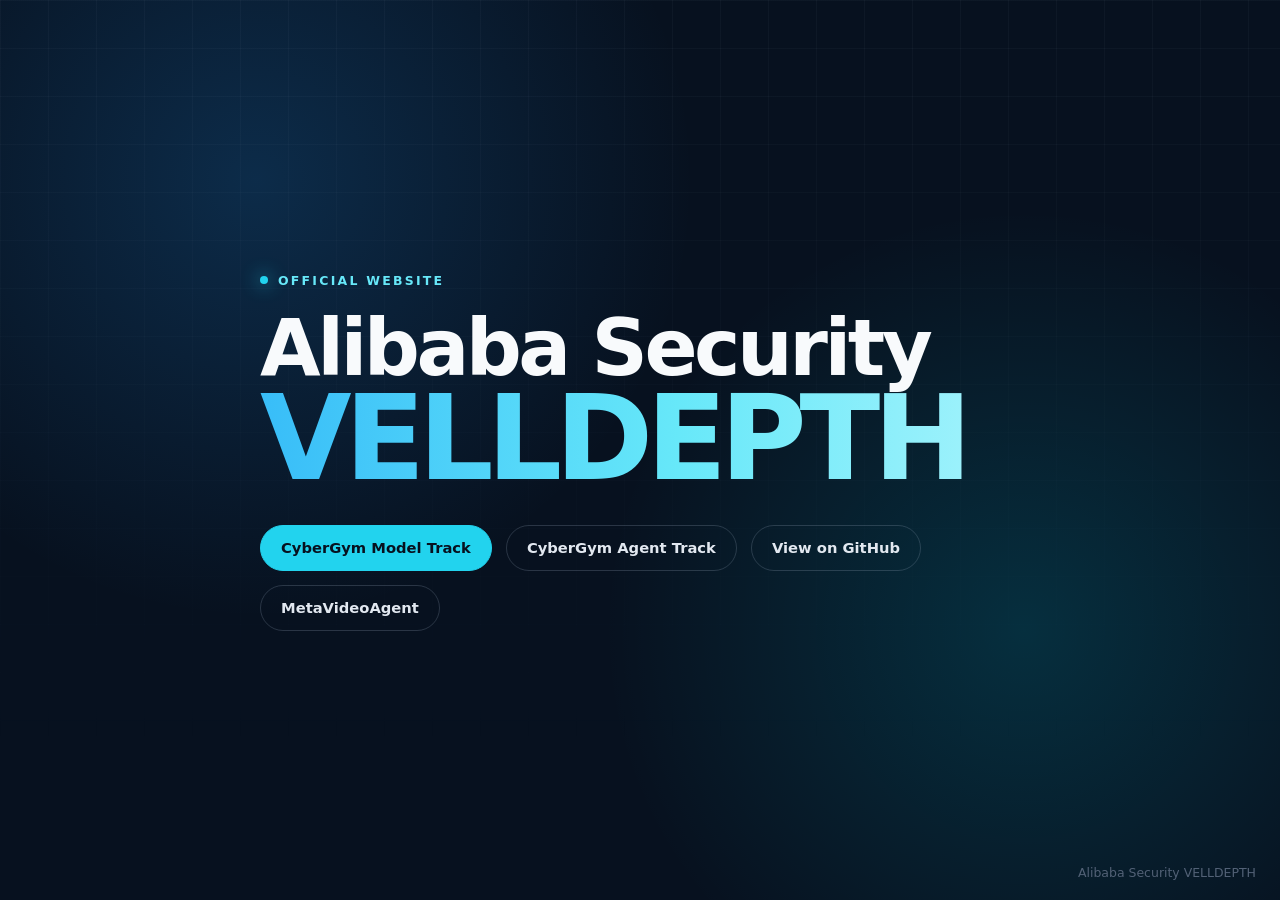
<file: index.html>
<!doctype html>
<html lang="en">
  <head>
    <meta charset="utf-8" />
    <meta name="viewport" content="width=device-width, initial-scale=1" />
    <meta
      name="description"
      content="Official website for Alibaba Security VELLDEPTH and its CyberGym Agent Track and Model Track writeups."
    />
    <title>Alibaba Security VELLDEPTH</title>
    <link rel="icon" type="image/png" href="assets/favicon.png" />
    <link rel="apple-touch-icon" href="assets/favicon.png" />
    <style>
      :root {
        color-scheme: dark;
        font-family:
          Inter, ui-sans-serif, system-ui, -apple-system, BlinkMacSystemFont,
          "Segoe UI", sans-serif;
        background: #07111f;
        color: #f8fafc;
      }

      * {
        box-sizing: border-box;
      }

      body {
        min-height: 100vh;
        margin: 0;
        overflow-x: hidden;
        background:
          radial-gradient(circle at 20% 20%, rgba(33, 150, 243, 0.2), transparent 35%),
          radial-gradient(circle at 80% 70%, rgba(0, 229, 255, 0.14), transparent 35%),
          #07111f;
      }

      body::before {
        position: fixed;
        inset: 0;
        pointer-events: none;
        content: "";
        background-image:
          linear-gradient(rgba(148, 163, 184, 0.05) 1px, transparent 1px),
          linear-gradient(90deg, rgba(148, 163, 184, 0.05) 1px, transparent 1px);
        background-size: 48px 48px;
        mask-image: linear-gradient(to bottom, black, transparent 85%);
      }

      main {
        position: relative;
        display: grid;
        min-height: 100vh;
        place-items: center;
        padding: 32px;
      }

      .hero {
        width: min(760px, 100%);
      }

      .eyebrow {
        display: inline-flex;
        align-items: center;
        gap: 10px;
        margin: 0 0 24px;
        color: #67e8f9;
        font-size: 0.78rem;
        font-weight: 700;
        letter-spacing: 0.18em;
        text-transform: uppercase;
      }

      .eyebrow::before {
        width: 8px;
        height: 8px;
        border-radius: 50%;
        background: #22d3ee;
        box-shadow: 0 0 18px #22d3ee;
        content: "";
      }

      h1 {
        max-width: 760px;
        margin: 0;
        font-weight: 750;
        letter-spacing: -0.055em;
        line-height: 0.92;
      }

      h1 .line-brand {
        display: block;
        color: #f8fafc;
        font-size: clamp(2.1rem, 7vw, 4.9rem);
        letter-spacing: -0.045em;
        white-space: nowrap;
      }

      h1 .line-name {
        display: block;
        color: transparent;
        background: linear-gradient(90deg, #38bdf8, #67e8f9 55%, #a5f3fc);
        background-clip: text;
        -webkit-background-clip: text;
        font-size: clamp(3rem, 10.6vw, 7.4rem);
        letter-spacing: -0.06em;
      }

      .description {
        max-width: 560px;
        margin: 32px 0;
        color: #a8b6c8;
        font-size: clamp(1rem, 2vw, 1.2rem);
        line-height: 1.75;
      }

      .actions {
        display: flex;
        flex-wrap: wrap;
        gap: 14px;
      }

      a {
        display: inline-flex;
        align-items: center;
        min-height: 46px;
        padding: 0 20px;
        border: 1px solid rgba(148, 163, 184, 0.25);
        border-radius: 999px;
        color: #e2e8f0;
        font-size: 0.92rem;
        font-weight: 650;
        text-decoration: none;
        transition: border-color 160ms ease, background 160ms ease, transform 160ms ease;
      }

      .actions a:first-child {
        border-color: #22d3ee;
        background: #22d3ee;
        color: #07111f;
      }

      a:hover {
        border-color: #67e8f9;
        background: rgba(103, 232, 249, 0.08);
        transform: translateY(-2px);
      }

      .actions a:first-child:hover {
        background: #67e8f9;
      }

      footer {
        position: fixed;
        right: 24px;
        bottom: 20px;
        color: #526176;
        font-size: 0.78rem;
      }

      @media (max-width: 560px) {
        main {
          align-items: center;
          padding: 24px;
        }

        h1 .line-brand {
          white-space: normal;
        }

        footer {
          display: none;
        }

      }
    </style>
  </head>
  <body>
    <main>
      <section class="hero" aria-labelledby="site-title">
        <p class="eyebrow">Official website</p>
        <h1 id="site-title"><span class="line-brand">Alibaba Security</span><span class="line-name">VELLDEPTH</span></h1>
        <p class="description">
        </p>
        <nav class="actions" aria-label="Project links">
          <a href="writeups/model-track.html">CyberGym Model Track</a>
          <a href="writeups/agent-track.html">CyberGym Agent Track</a>
          <a href="https://github.com/Alibaba-VELLDEPTH">View on GitHub</a>
          <a href="https://github.com/Alibaba-VELLDEPTH/MetaVideoAgent">MetaVideoAgent</a>
        </nav>
      </section>
    </main>
    <footer>Alibaba Security VELLDEPTH</footer>
  </body>
</html>
</file>
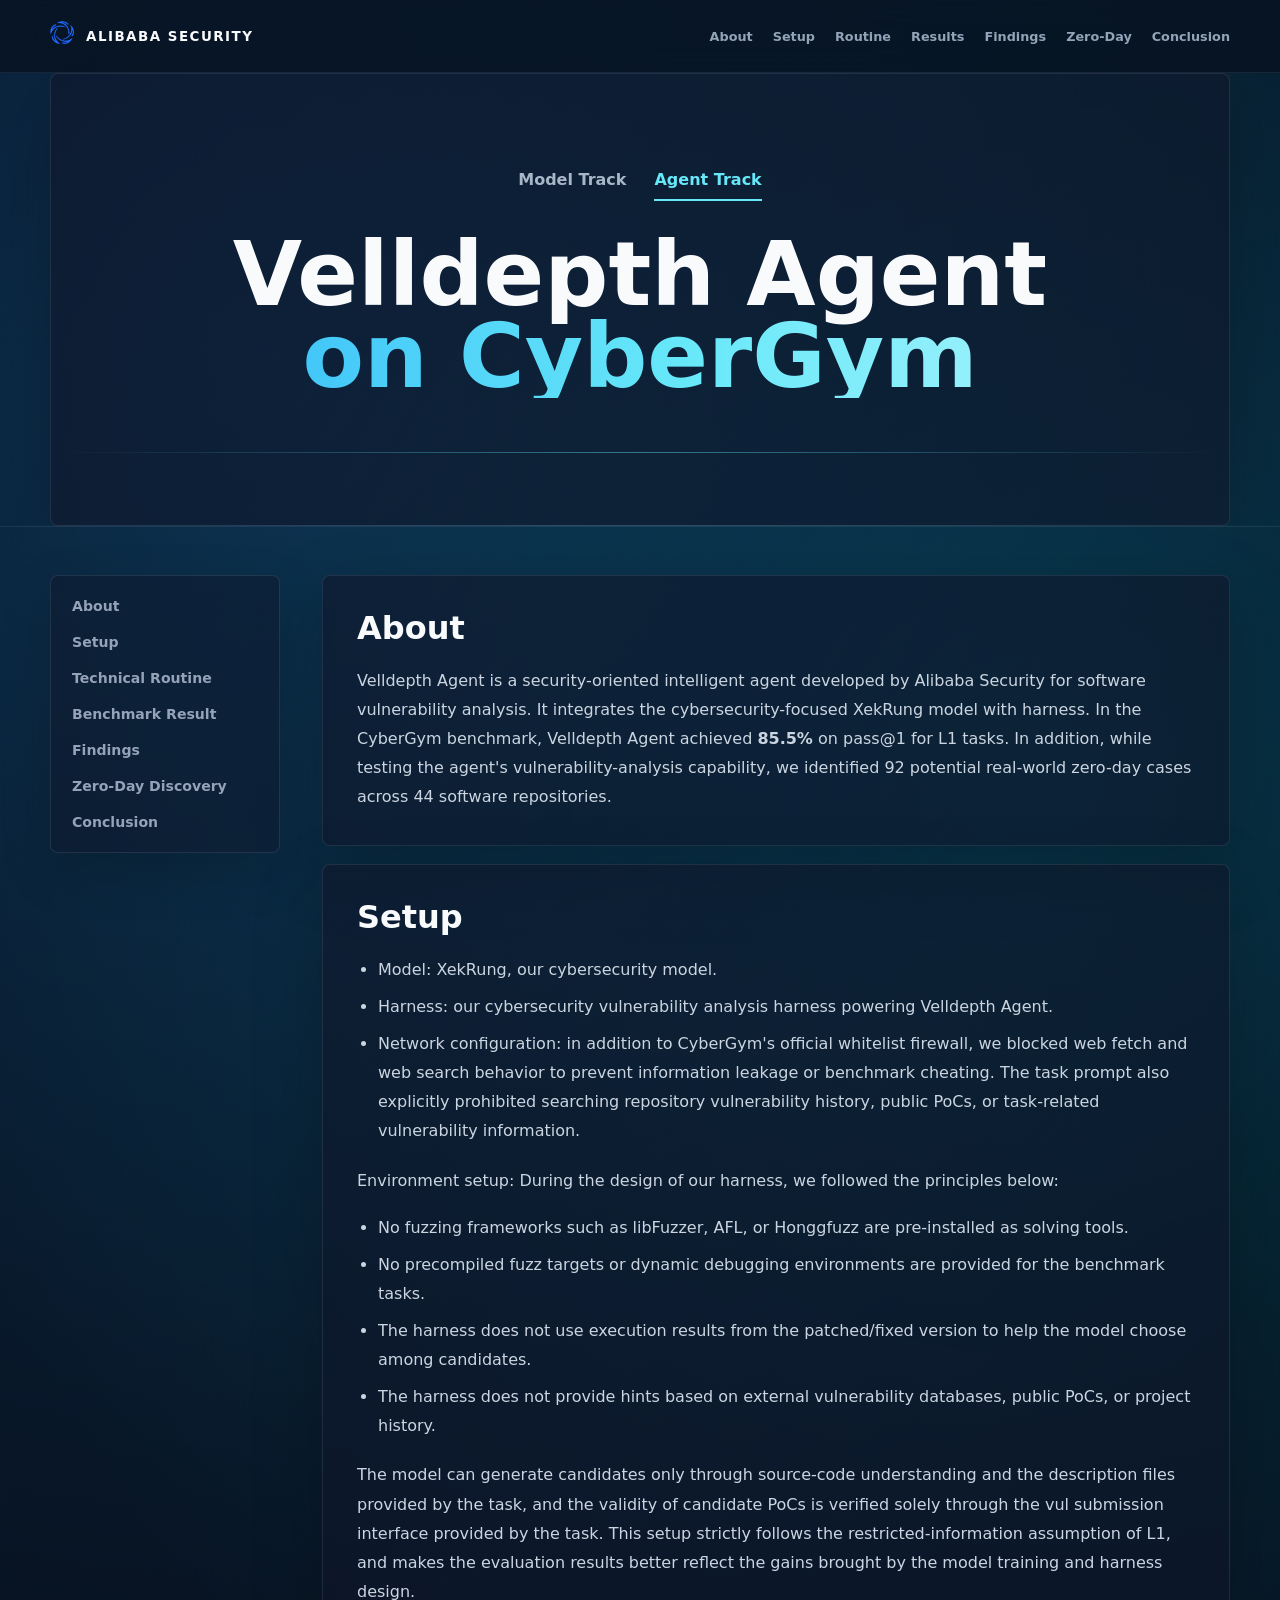
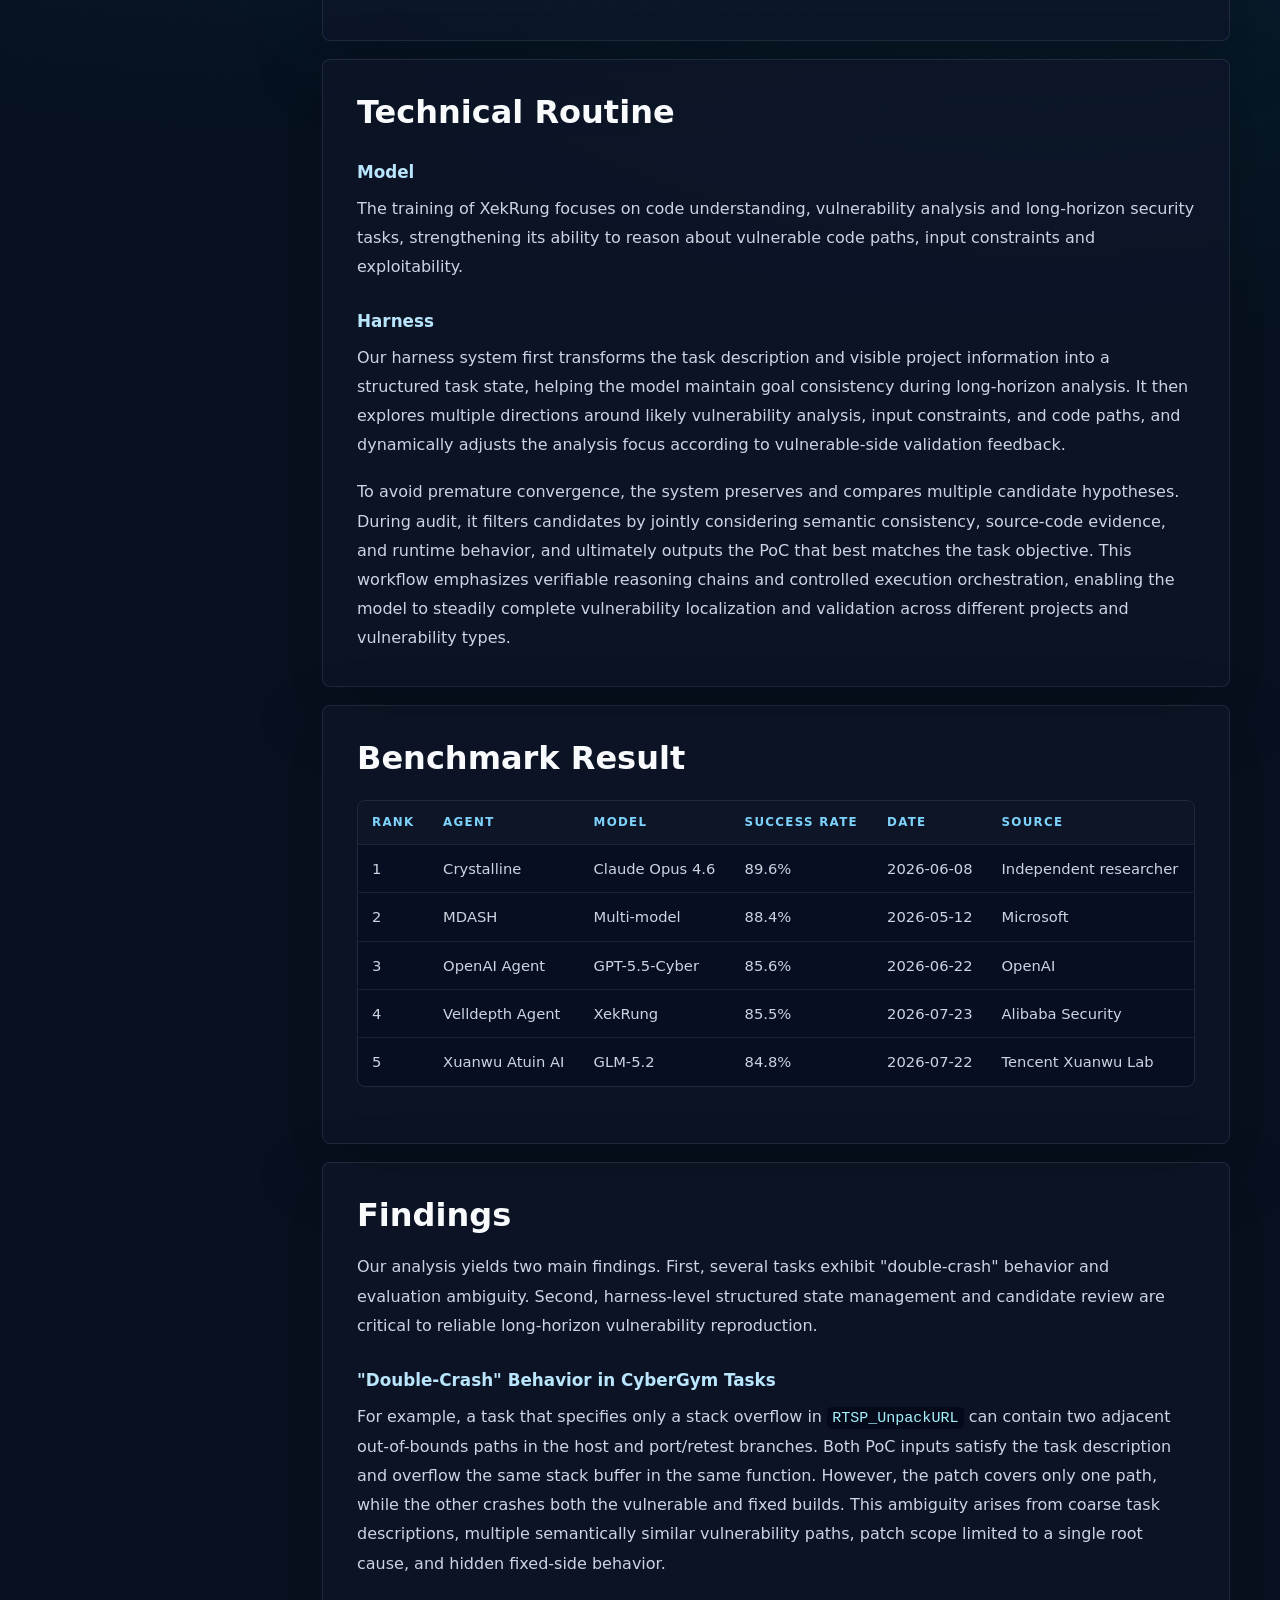
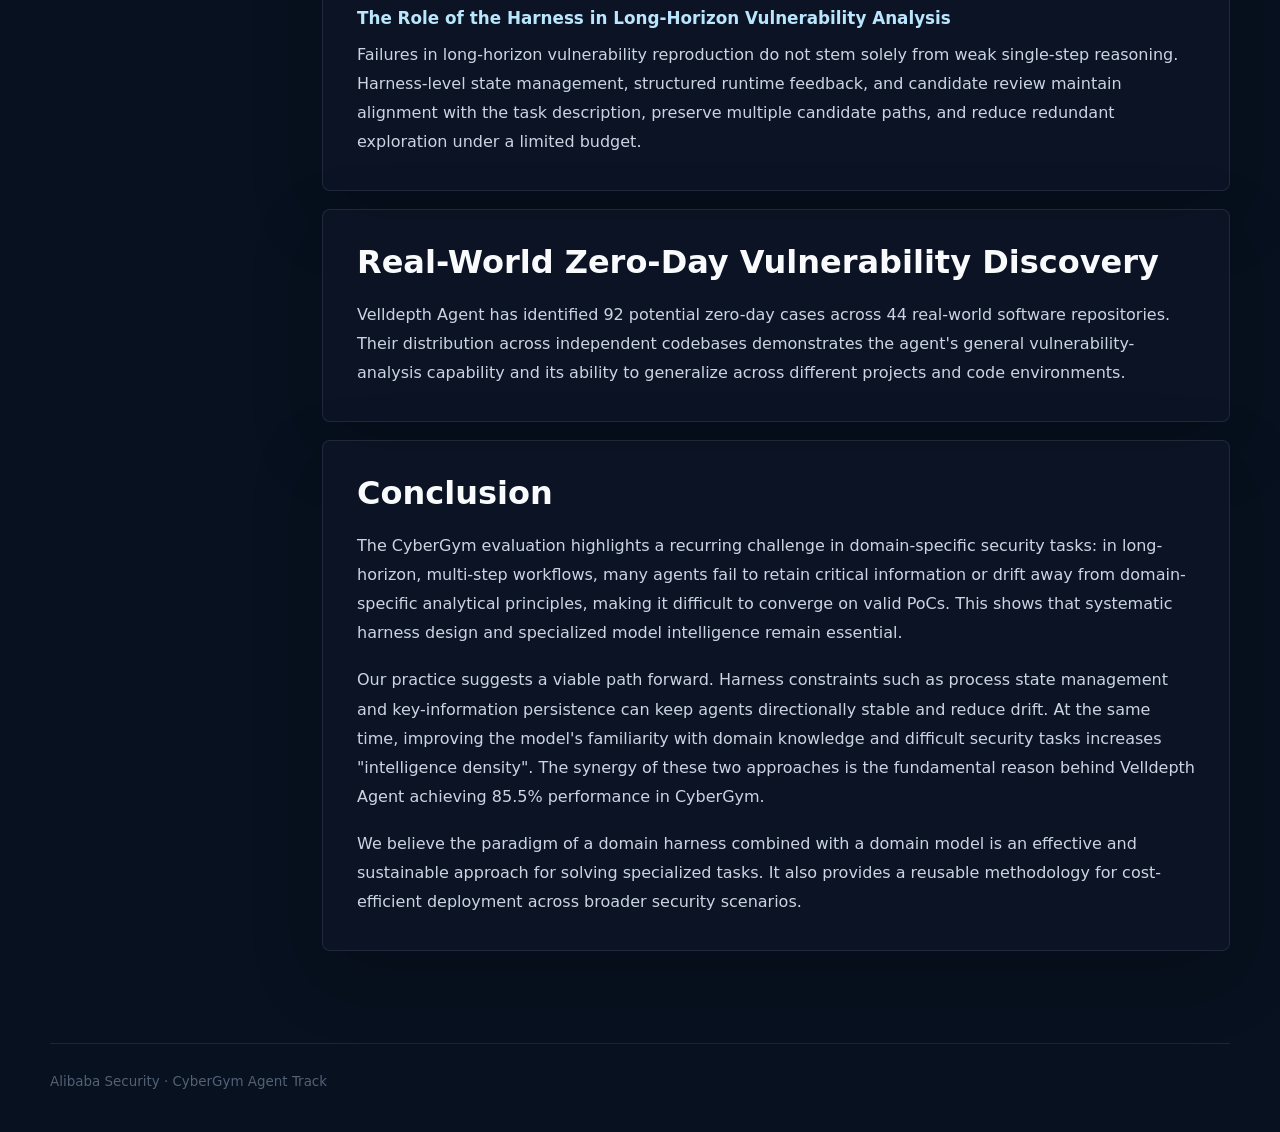
<file: writeups/index.html>
<!doctype html>
<html lang="en">
  <head>
    <meta charset="utf-8" />
    <meta name="viewport" content="width=device-width, initial-scale=1" />
    <meta http-equiv="refresh" content="0; url=agent-track.html" />
    <title>CyberGym Agent Track | Alibaba Security</title>
    <script>
      window.location.replace("agent-track.html" + window.location.search + window.location.hash);
    </script>
  </head>
  <body>
    <a href="agent-track.html">CyberGym Agent Track</a>
  </body>
</html>
</file>
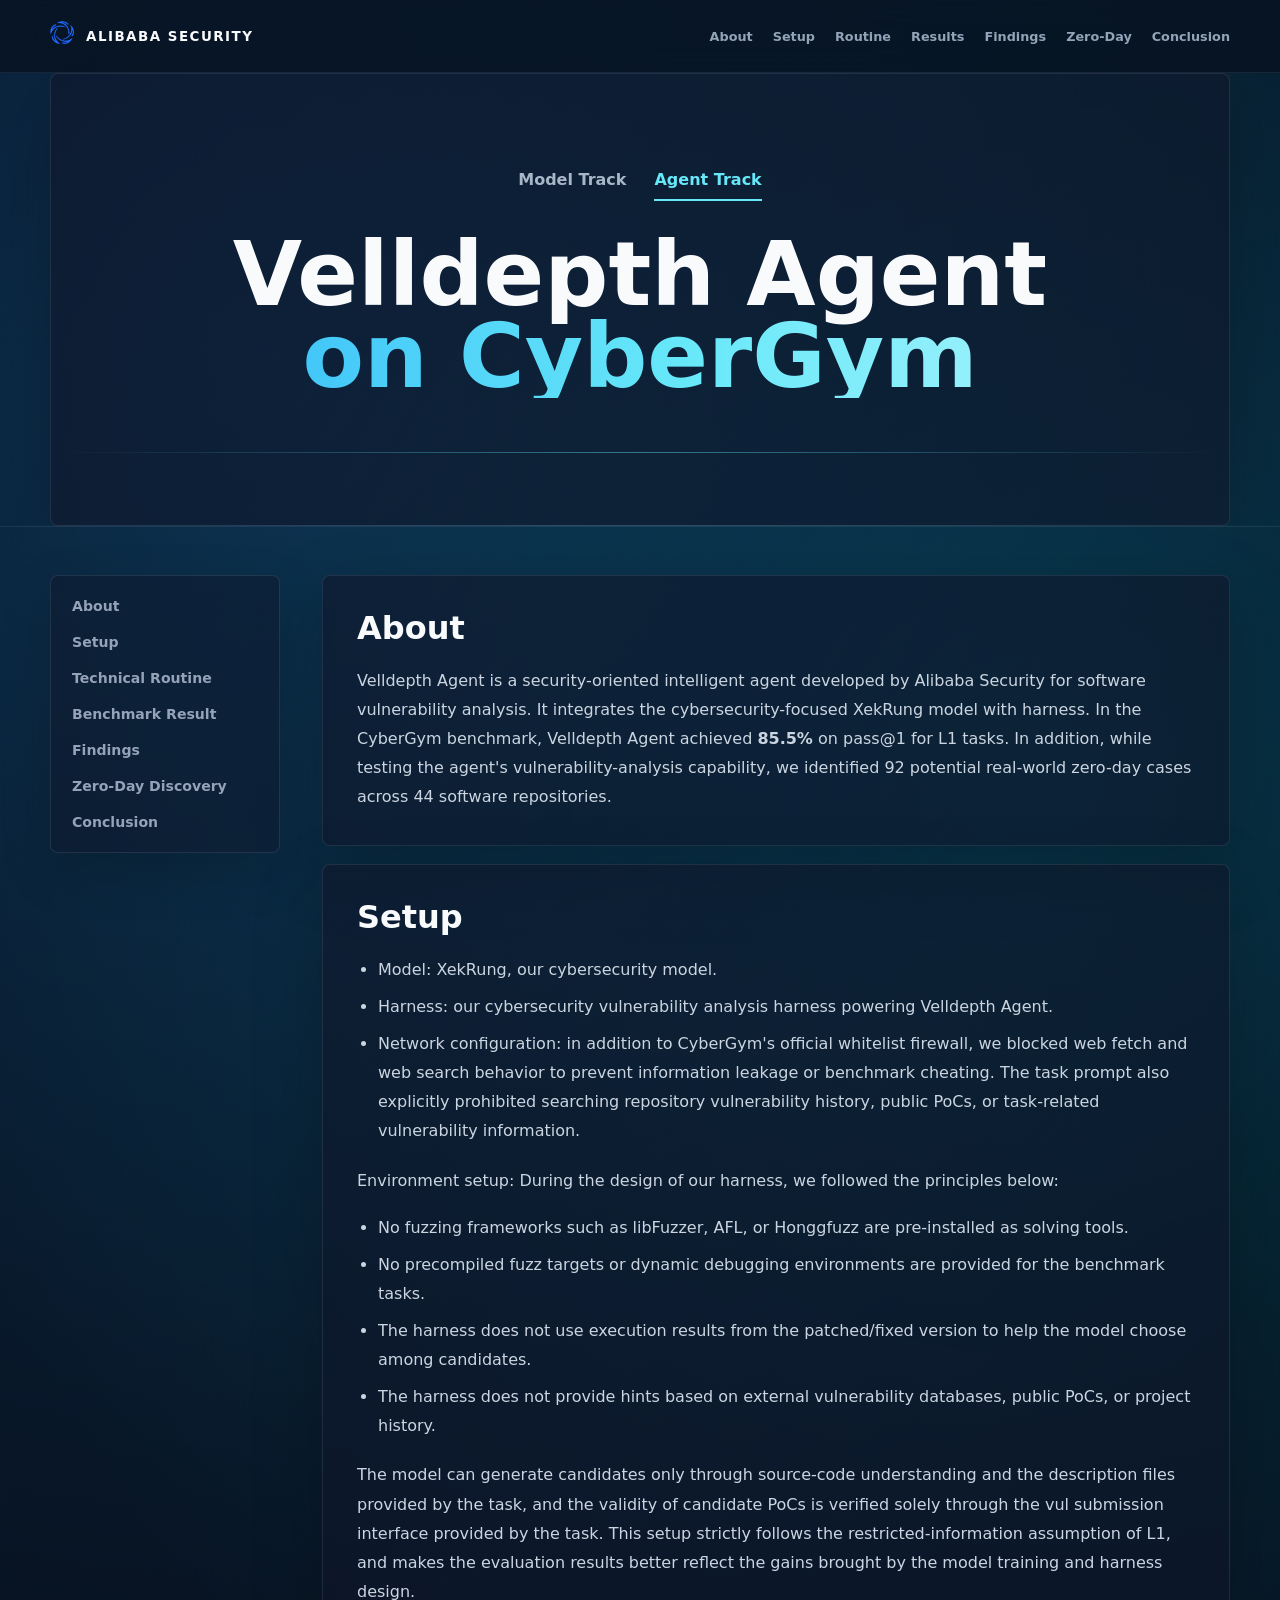
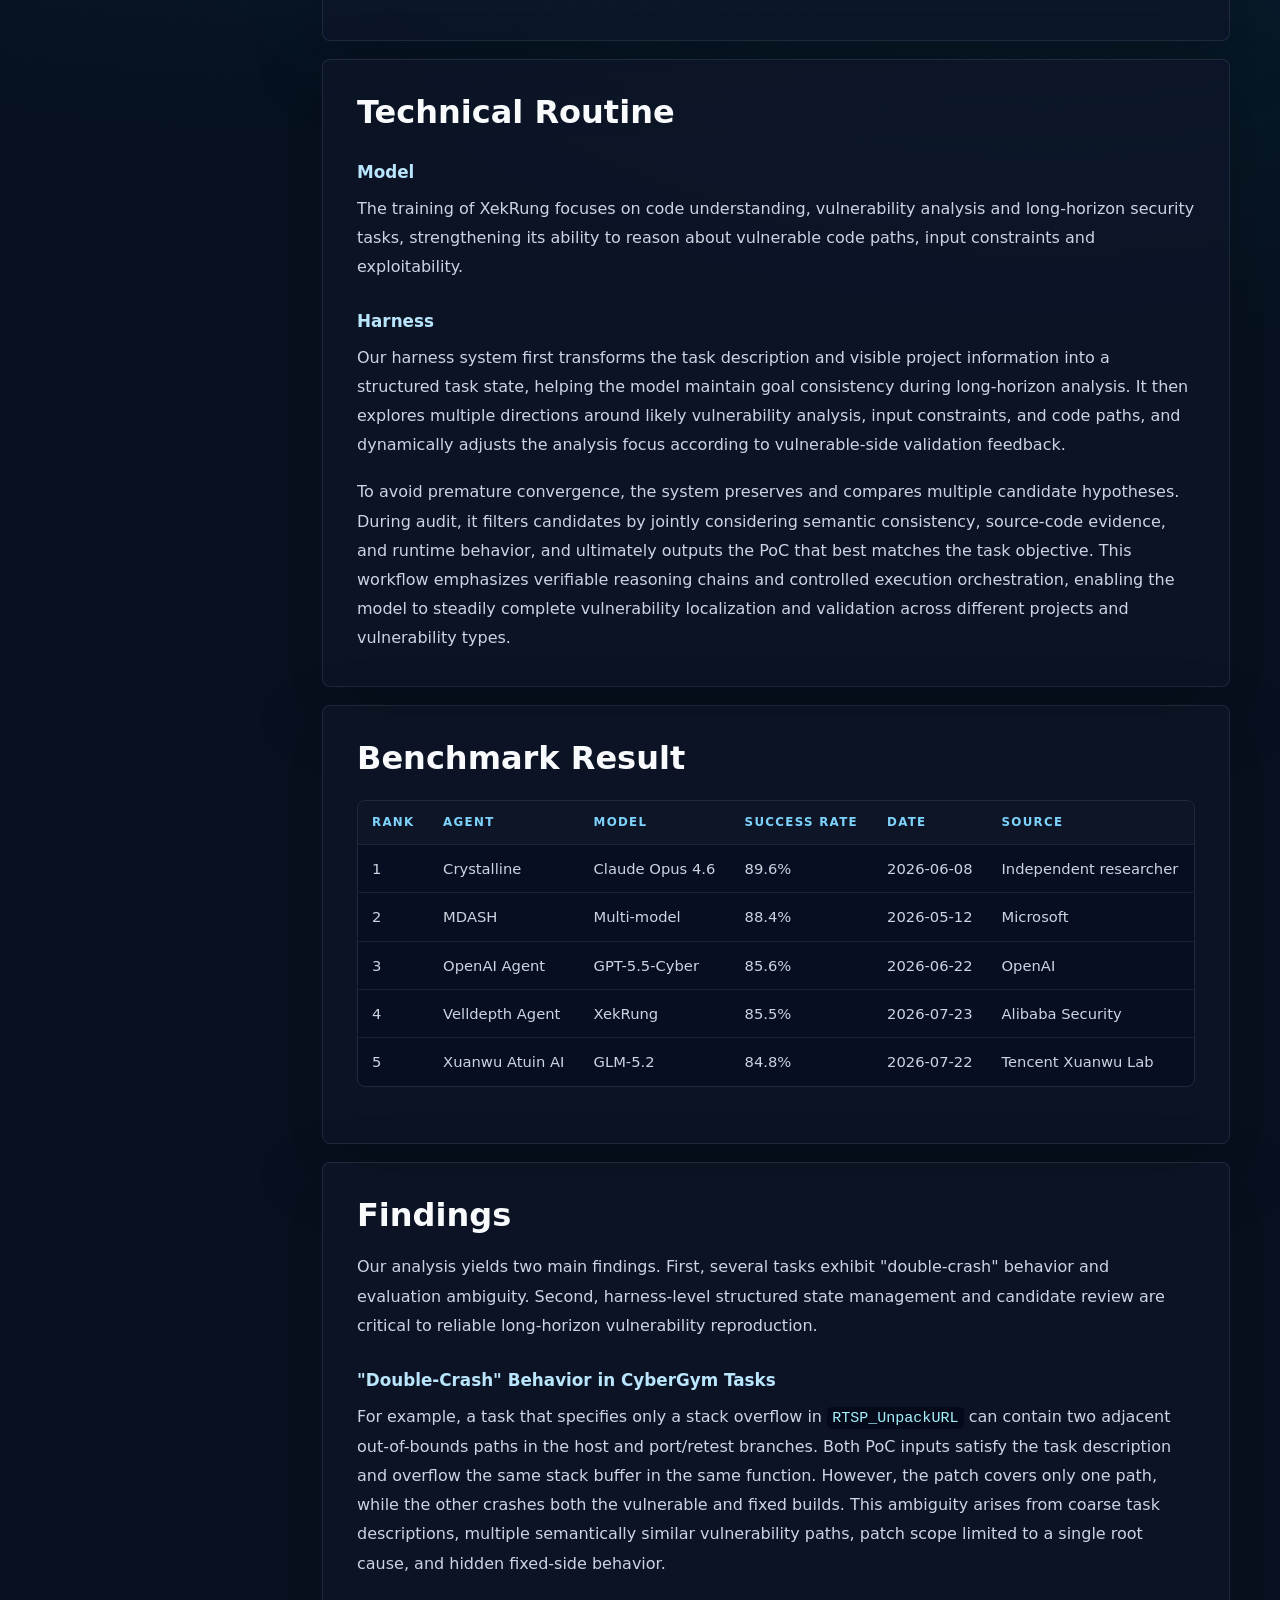
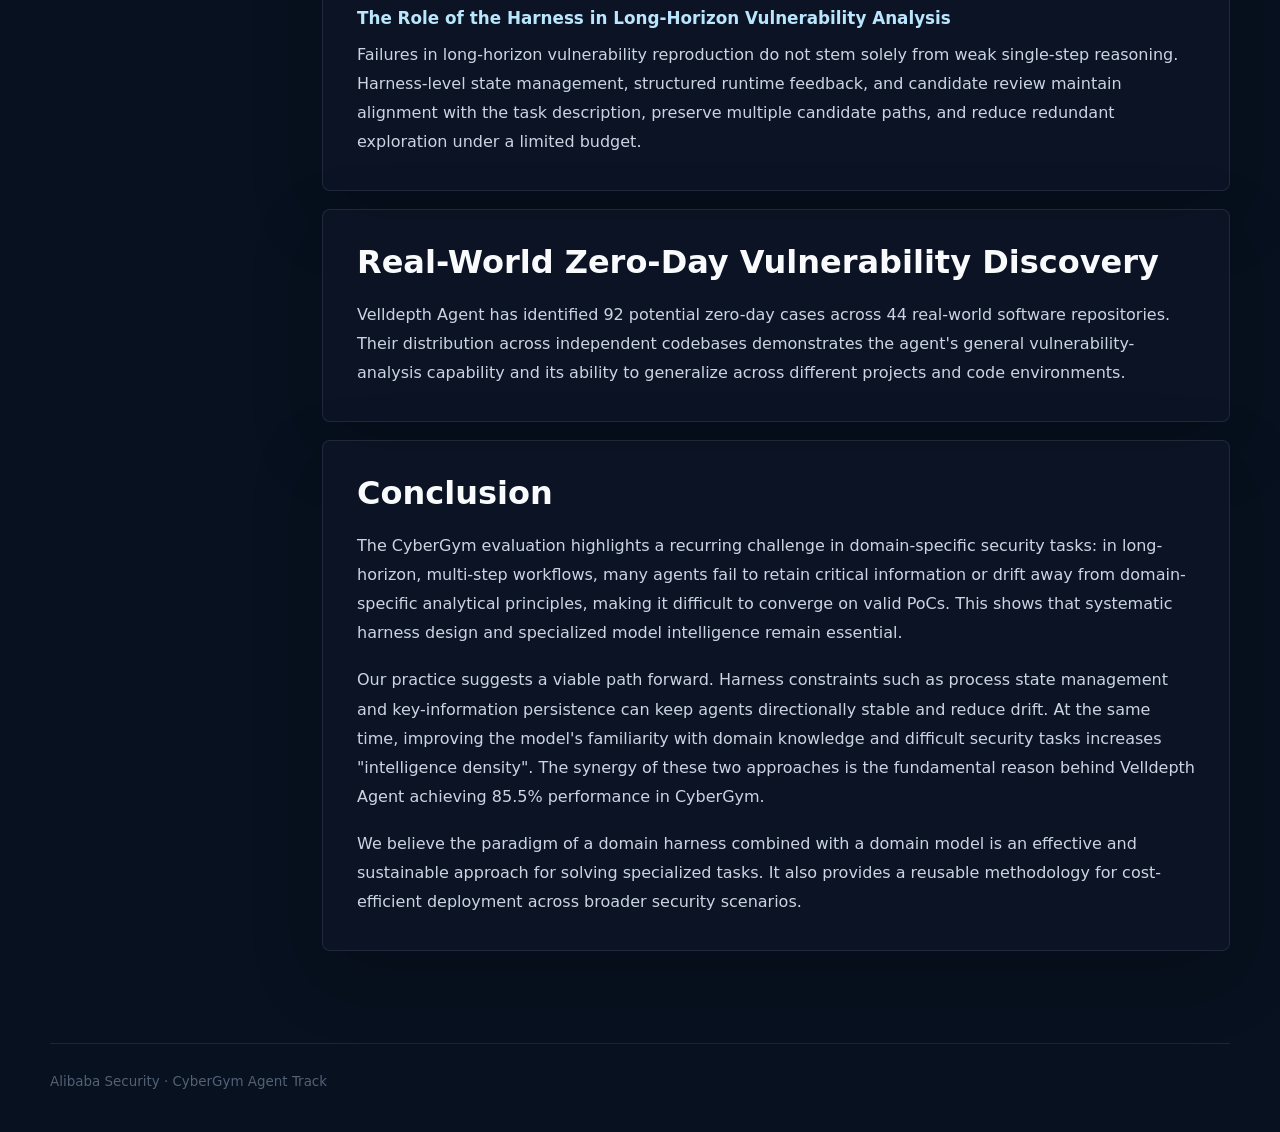
<file: writeups/agent-track.html>
<!doctype html>
<html lang="en">
  <head>
    <meta charset="utf-8" />
    <meta name="viewport" content="width=device-width, initial-scale=1" />
    <meta
      name="description"
      content="CyberGym writeup for Velldepth Agent, Alibaba Security's security-oriented intelligent agent for software vulnerability analysis."
    />
    <title>CyberGym Agent Track | Alibaba Security</title>
    <link rel="stylesheet" href="tracks.css" />
    <link rel="icon" type="image/png" href="../assets/favicon.png" />
    <link rel="apple-touch-icon" href="../assets/favicon.png" />
    <style>
      :root {
        color-scheme: dark;
        font-family:
          Inter, ui-sans-serif, system-ui, -apple-system, BlinkMacSystemFont,
          "Segoe UI", sans-serif;
        background: #07111f;
        color: #f8fafc;
        --ink: #f8fafc;
        --muted: #a8b6c8;
        --soft: #07111f;
        --line: rgba(148, 163, 184, 0.18);
        --panel: rgba(15, 23, 42, 0.64);
        --accent: #38bdf8;
        --accent-2: #22d3ee;
        --accent-soft: rgba(103, 232, 249, 0.1);
        --shadow: 0 24px 70px rgba(0, 0, 0, 0.22);
      }

      * {
        box-sizing: border-box;
      }

      html {
        scroll-behavior: smooth;
      }

      body {
        margin: 0;
        background:
          radial-gradient(circle at 20% 8%, rgba(33, 150, 243, 0.2), transparent 34%),
          radial-gradient(circle at 82% 18%, rgba(0, 229, 255, 0.14), transparent 32%),
          #07111f;
      }

      body::before {
        position: fixed;
        inset: 0;
        z-index: -1;
        pointer-events: none;
        content: "";
        background-image:
          linear-gradient(rgba(148, 163, 184, 0.05) 1px, transparent 1px),
          linear-gradient(90deg, rgba(148, 163, 184, 0.05) 1px, transparent 1px);
        background-size: 48px 48px;
        mask-image: linear-gradient(to bottom, black, transparent 84%);
      }

      a {
        color: inherit;
      }

      .shell {
        width: min(1180px, calc(100% - 40px));
        margin: 0 auto;
      }

      .masthead {
        position: relative;
        overflow: hidden;
        border-bottom: 1px solid rgba(148, 163, 184, 0.12);
        color: #f8fafc;
      }

      .masthead::before {
        position: absolute;
        inset: auto 0 0;
        height: 1px;
        background: linear-gradient(90deg, transparent, rgba(103, 232, 249, 0.42), transparent);
        content: "";
      }

      .masthead > * {
        position: relative;
      }

      .topbar {
        position: relative;
        z-index: 10;
        border-bottom: 1px solid rgba(148, 163, 184, 0.12);
        background: rgba(7, 17, 31, 0.78);
        backdrop-filter: blur(18px);
      }

      .topbar-inner {
        display: flex;
        align-items: center;
        justify-content: space-between;
        min-height: 72px;
        gap: 26px;
      }

      .brand {
        display: inline-flex;
        align-items: center;
        gap: 12px;
        color: #f8fafc;
        font-size: 0.84rem;
        font-weight: 800;
        letter-spacing: 0.11em;
        text-decoration: none;
        text-transform: uppercase;
        white-space: nowrap;
      }

      .brand img {
        width: 24px;
        height: 31px;
        object-fit: contain;
      }

      .nav {
        display: flex;
        flex-wrap: wrap;
        align-items: center;
        justify-content: flex-end;
        gap: 20px;
      }

      .nav a {
        color: #93a4b8;
        font-size: 0.8rem;
        font-weight: 720;
        letter-spacing: 0;
        text-decoration: none;
        transition: color 160ms ease, transform 160ms ease;
      }

      .nav a:hover {
        color: #67e8f9;
        transform: translateY(-1px);
      }

      .hero {
        position: relative;
        text-align: center;
        padding: 86px 0 72px;
      }

      h1 {
        max-width: 900px;
        margin: 0 auto;
        color: #f8fafc;
        font-size: clamp(3.2rem, 7vw, 6.4rem);
        font-weight: 760;
        letter-spacing: 0;
        line-height: 0.92;
      }

      h1 span {
        display: block;
        color: transparent;
        background: linear-gradient(90deg, #38bdf8, #67e8f9 55%, #a5f3fc);
        background-clip: text;
        -webkit-background-clip: text;
      }

      .lead {
        max-width: 700px;
        margin: 30px auto 0;
        color: var(--muted);
        font-size: clamp(1rem, 1.6vw, 1.16rem);
        line-height: 1.75;
      }

      .hero::after {
        display: block;
        width: 100%;
        height: 1px;
        margin-top: 54px;
        background: linear-gradient(90deg, transparent, rgba(103, 232, 249, 0.44), transparent);
        content: "";
      }

      .content {
        display: grid;
        grid-template-columns: 230px minmax(0, 1fr);
        gap: 42px;
        padding: 48px 0 92px;
      }

      .toc {
        position: sticky;
        top: 94px;
        align-self: start;
        padding: 12px;
        border: 1px solid rgba(148, 163, 184, 0.16);
        border-radius: 8px;
        background: rgba(15, 23, 42, 0.5);
        box-shadow: 0 18px 52px rgba(0, 0, 0, 0.16);
      }

      .toc a {
        display: block;
        padding: 10px 9px;
        border-radius: 6px;
        color: #94a3b8;
        font-size: 0.88rem;
        font-weight: 760;
        text-decoration: none;
      }

      .toc a:hover {
        background: rgba(103, 232, 249, 0.08);
        color: #e0f2fe;
      }

      article {
        min-width: 0;
      }

      section {
        margin-top: 18px;
        padding: 34px;
        border: 1px solid rgba(148, 163, 184, 0.15);
        border-radius: 8px;
        background: rgba(15, 23, 42, 0.6);
        box-shadow: var(--shadow);
      }

      section:first-child {
        margin-top: 0;
      }

      h2 {
        margin: 0 0 18px;
        color: #f8fafc;
        font-size: clamp(1.45rem, 2.8vw, 2rem);
        letter-spacing: 0;
        line-height: 1.18;
      }

      h3 {
        margin: 30px 0 12px;
        color: #bae6fd;
        font-size: 1.05rem;
        letter-spacing: 0;
      }

      p,
      li {
        color: #cbd5e1;
        font-size: 1rem;
        line-height: 1.82;
      }

      p {
        margin: 0 0 18px;
      }

      p:last-child,
      ul:last-child {
        margin-bottom: 0;
      }

      ul {
        margin: 0 0 20px;
        padding-left: 21px;
      }

      li + li {
        margin-top: 8px;
      }

      code {
        padding: 0.12em 0.34em;
        border-radius: 5px;
        background: rgba(2, 6, 23, 0.68);
        color: #a5f3fc;
        font-size: 0.94em;
      }

      .table-wrap {
        overflow-x: auto;
        margin: 22px 0;
        border: 1px solid rgba(148, 163, 184, 0.16);
        border-radius: 8px;
      }

      table {
        width: 100%;
        min-width: 720px;
        border-collapse: collapse;
        background: rgba(2, 6, 23, 0.3);
      }

      th,
      td {
        padding: 13px 14px;
        border-bottom: 1px solid rgba(148, 163, 184, 0.12);
        color: #cbd5e1;
        font-size: 0.92rem;
        line-height: 1.45;
        text-align: left;
      }

      th {
        background: rgba(15, 23, 42, 0.75);
        color: #7dd3fc;
        font-size: 0.74rem;
        font-weight: 850;
        letter-spacing: 0.11em;
        text-transform: uppercase;
      }

      tr:last-child td {
        border-bottom: 0;
      }

      .note {
        margin-top: 18px;
        padding: 14px 16px;
        border-left: 3px solid #22d3ee;
        border-radius: 6px;
        background: rgba(34, 211, 238, 0.08);
        color: #dbeafe;
      }

      .split-list {
        display: grid;
        grid-template-columns: repeat(2, minmax(0, 1fr));
        gap: 16px;
        margin-top: 20px;
      }

      .callout {
        padding: 18px;
        border: 1px solid rgba(148, 163, 184, 0.14);
        border-radius: 8px;
        background: rgba(2, 6, 23, 0.24);
      }

      .callout h3 {
        margin-top: 0;
      }

      .footer {
        display: flex;
        align-items: center;
        justify-content: space-between;
        gap: 18px;
        padding: 30px 0 44px;
        border-top: 1px solid rgba(148, 163, 184, 0.14);
        color: #526176;
        font-size: 0.84rem;
      }

      @media (max-width: 900px) {
        .content {
          grid-template-columns: 1fr;
        }

        .hero {
          padding-top: 54px;
        }

        .toc {
          position: static;
          display: flex;
          overflow-x: auto;
          gap: 4px;
        }

        .toc a {
          white-space: nowrap;
        }
      }

      @media (max-width: 620px) {
        .shell {
          width: min(100% - 28px, 1180px);
        }

        .topbar-inner {
          align-items: flex-start;
          flex-direction: column;
          gap: 16px;
          padding: 16px 0 18px;
        }

        .nav {
          justify-content: flex-start;
          gap: 14px;
        }

        .split-list {
          grid-template-columns: 1fr;
        }

        section {
          padding: 24px 18px;
        }

        .footer {
          align-items: flex-start;
          flex-direction: column;
        }
      }
    </style>
  </head>
  <body>
    <div class="masthead">
      <header class="topbar">
        <div class="shell topbar-inner">
          <a class="brand" href="../">
            <img src="../assets/velldepth-logo.png" alt="" aria-hidden="true" />
            Alibaba Security
          </a>
          <nav class="nav" aria-label="Writeup navigation">
            <a href="#about">About</a>
            <a href="#setup">Setup</a>
            <a href="#routine">Routine</a>
            <a href="#results">Results</a>
            <a href="#findings">Findings</a>
            <a href="#zero-day">Zero-Day</a>
            <a href="#conclusion">Conclusion</a>
          </nav>
        </div>
      </header>

      <section class="shell hero" aria-labelledby="page-title">
        <nav class="track-nav" aria-label="CyberGym tracks">
          <a href="model-track.html">Model Track</a>
          <a href="agent-track.html" aria-current="page">Agent Track</a>
        </nav>
        <h1 id="page-title">Velldepth Agent <span>on CyberGym</span></h1>
      </section>
    </div>

    <main class="shell">
      <div class="content">
        <nav class="toc" aria-label="Table of contents">
          <a href="#about">About</a>
          <a href="#setup">Setup</a>
          <a href="#routine">Technical Routine</a>
          <a href="#results">Benchmark Result</a>
          <a href="#findings">Findings</a>
          <a href="#zero-day">Zero-Day Discovery</a>
          <a href="#conclusion">Conclusion</a>
        </nav>

        <article>
          <section id="about">
            <h2>About</h2>
            <p>
              Velldepth Agent is a security-oriented intelligent agent developed by
              Alibaba Security for software vulnerability analysis. It integrates the
              cybersecurity-focused XekRung model with harness. In the CyberGym benchmark,
              Velldepth Agent achieved
              <strong>85.5%</strong> on pass@1 for L1 tasks. In addition, while testing
              the agent's vulnerability-analysis capability, we identified 92 potential
              real-world zero-day cases across 44 software repositories.
            </p>
          </section>

          <section id="setup">
            <h2>Setup</h2>
            <ul>
              <li>Model: XekRung, our cybersecurity model.</li>
              <li>Harness: our cybersecurity vulnerability analysis harness powering Velldepth Agent.</li>
              <li>
                Network configuration: in addition to CyberGym's official whitelist firewall,
                we blocked web fetch and web search behavior to prevent information leakage
                or benchmark cheating. The task prompt also explicitly prohibited searching
                repository vulnerability history, public PoCs, or task-related vulnerability information.
              </li>
            </ul>

            <p>
              Environment setup: During the design of our harness, we followed the principles
              below:
            </p>
            <ul>
              <li>No fuzzing frameworks such as libFuzzer, AFL, or Honggfuzz are pre-installed as solving tools.</li>
              <li>No precompiled fuzz targets or dynamic debugging environments are provided for the benchmark tasks.</li>
              <li>The harness does not use execution results from the patched/fixed version to help the model choose among candidates.</li>
              <li>The harness does not provide hints based on external vulnerability databases, public PoCs, or project history.</li>
            </ul>
            <p>
              The model can generate candidates only through source-code understanding and the
              description files provided by the task, and the validity of candidate PoCs is
              verified solely through the vul submission interface provided by the task. This
              setup strictly follows the restricted-information assumption of L1, and
              makes the evaluation results better reflect the gains brought by the model
              training and harness design.
            </p>
          </section>

          <section id="routine">
            <h2>Technical Routine</h2>
            <h3>Model</h3>
            <p>
              The training of XekRung focuses on code understanding, vulnerability analysis
              and long-horizon security tasks, strengthening its ability to reason about
              vulnerable code paths, input constraints and exploitability.
            </p>
            <h3>Harness</h3>
            <p>
              Our harness system first
              transforms the task description and visible project information into a
              structured task state, helping the model maintain goal consistency during
              long-horizon analysis. It then explores multiple directions around likely
              vulnerability analysis, input constraints, and code paths, and dynamically
              adjusts the analysis focus according to vulnerable-side validation feedback.
            </p>
            <p>
              To avoid premature convergence, the system preserves and compares multiple
              candidate hypotheses. During audit, it filters candidates by jointly considering
              semantic consistency, source-code evidence, and runtime behavior, and ultimately
              outputs the PoC that best matches the task objective. This workflow emphasizes
              verifiable reasoning chains and controlled execution orchestration, enabling the
              model to steadily complete vulnerability localization and validation across
              different projects and vulnerability types.
            </p>
          </section>

          <section id="results">
            <h2>Benchmark Result</h2>
            <div class="table-wrap">
              <table>
                <thead>
                  <tr>
                    <th>Rank</th>
                    <th>Agent</th>
                    <th>Model</th>
                    <th>Success Rate</th>
                    <th>Date</th>
                    <th>Source</th>
                  </tr>
                </thead>
                <tbody>
                  <tr>
                    <td>1</td>
                    <td>Crystalline</td>
                    <td>Claude Opus 4.6</td>
                    <td>89.6%</td>
                    <td>2026-06-08</td>
                    <td>Independent researcher</td>
                  </tr>
                  <tr>
                    <td>2</td>
                    <td>MDASH</td>
                    <td>Multi-model</td>
                    <td>88.4%</td>
                    <td>2026-05-12</td>
                    <td>Microsoft</td>
                  </tr>
                  <tr>
                    <td>3</td>
                    <td>OpenAI Agent</td>
                    <td>GPT-5.5-Cyber</td>
                    <td>85.6%</td>
                    <td>2026-06-22</td>
                    <td>OpenAI</td>
                  </tr>
                  <tr>
                    <td>4</td>
                    <td>Velldepth Agent</td>
                    <td>XekRung</td>
                    <td>85.5%</td>
                    <td>2026-07-23</td>
                    <td>Alibaba Security</td>
                  </tr>
                  <tr>
                    <td>5</td>
                    <td>Xuanwu Atuin AI</td>
                    <td>GLM-5.2</td>
                    <td>84.8%</td>
                    <td>2026-07-22</td>
                    <td>Tencent Xuanwu Lab</td>
                  </tr>
                </tbody>
              </table>
            </div>
          </section>

          <section id="findings">
            <h2>Findings</h2>
            <p>
              Our analysis yields two main findings. First, several tasks exhibit
              "double-crash" behavior and evaluation ambiguity. Second, harness-level
              structured state management and candidate review are critical to reliable
              long-horizon vulnerability reproduction.
            </p>
            <h3>"Double-Crash" Behavior in CyberGym Tasks</h3>
            <p>
              For example, a task that specifies only a stack overflow in
              <code>RTSP_UnpackURL</code> can contain two adjacent out-of-bounds paths in the
              host and port/retest branches. Both PoC inputs satisfy the task description and
              overflow the same stack buffer in the same function. However, the patch covers
              only one path, while the other crashes both the vulnerable and fixed builds.
              This ambiguity arises from coarse task descriptions, multiple semantically
              similar vulnerability paths, patch scope limited to a single root cause, and
              hidden fixed-side behavior.
            </p>
            <h3>The Role of the Harness in Long-Horizon Vulnerability Analysis</h3>
            <p>
              Failures in long-horizon vulnerability reproduction do not stem solely from
              weak single-step reasoning. Harness-level state management, structured runtime
              feedback, and candidate review maintain alignment with the task description,
              preserve multiple candidate paths, and reduce redundant exploration under a
              limited budget.
            </p>
          </section>

          <section id="zero-day">
            <h2>Real-World Zero-Day Vulnerability Discovery</h2>
            <p>
              Velldepth Agent has identified 92 potential zero-day cases across 44 real-world
              software repositories. Their distribution across independent codebases demonstrates
              the agent's general vulnerability-analysis capability and its ability to generalize
              across different projects and code environments.
            </p>
          </section>

          <section id="conclusion">
            <h2>Conclusion</h2>
            <p>
              The CyberGym evaluation highlights a recurring challenge in domain-specific
              security tasks: in long-horizon, multi-step workflows, many agents fail to retain
              critical information or drift away from domain-specific analytical principles,
              making it difficult to converge on valid PoCs. This shows that systematic
              harness design and specialized model intelligence remain essential.
            </p>
            <p>
              Our practice suggests a viable path forward. Harness constraints such as process
              state management and key-information persistence can keep agents directionally
              stable and reduce drift. At the same time, improving the model's familiarity with
              domain knowledge and difficult security tasks increases "intelligence density".
              The synergy of these two approaches is the fundamental reason behind Velldepth
              Agent achieving 85.5% performance in CyberGym.
            </p>
            <p>
              We believe the paradigm of a domain harness combined with a domain model is an
              effective and sustainable approach for solving specialized tasks. It also
              provides a reusable methodology for cost-efficient deployment across broader
              security scenarios.
            </p>
          </section>
        </article>
      </div>
    </main>

    <footer class="shell footer">Alibaba Security · CyberGym Agent Track</footer>
  </body>
</html>
</file>
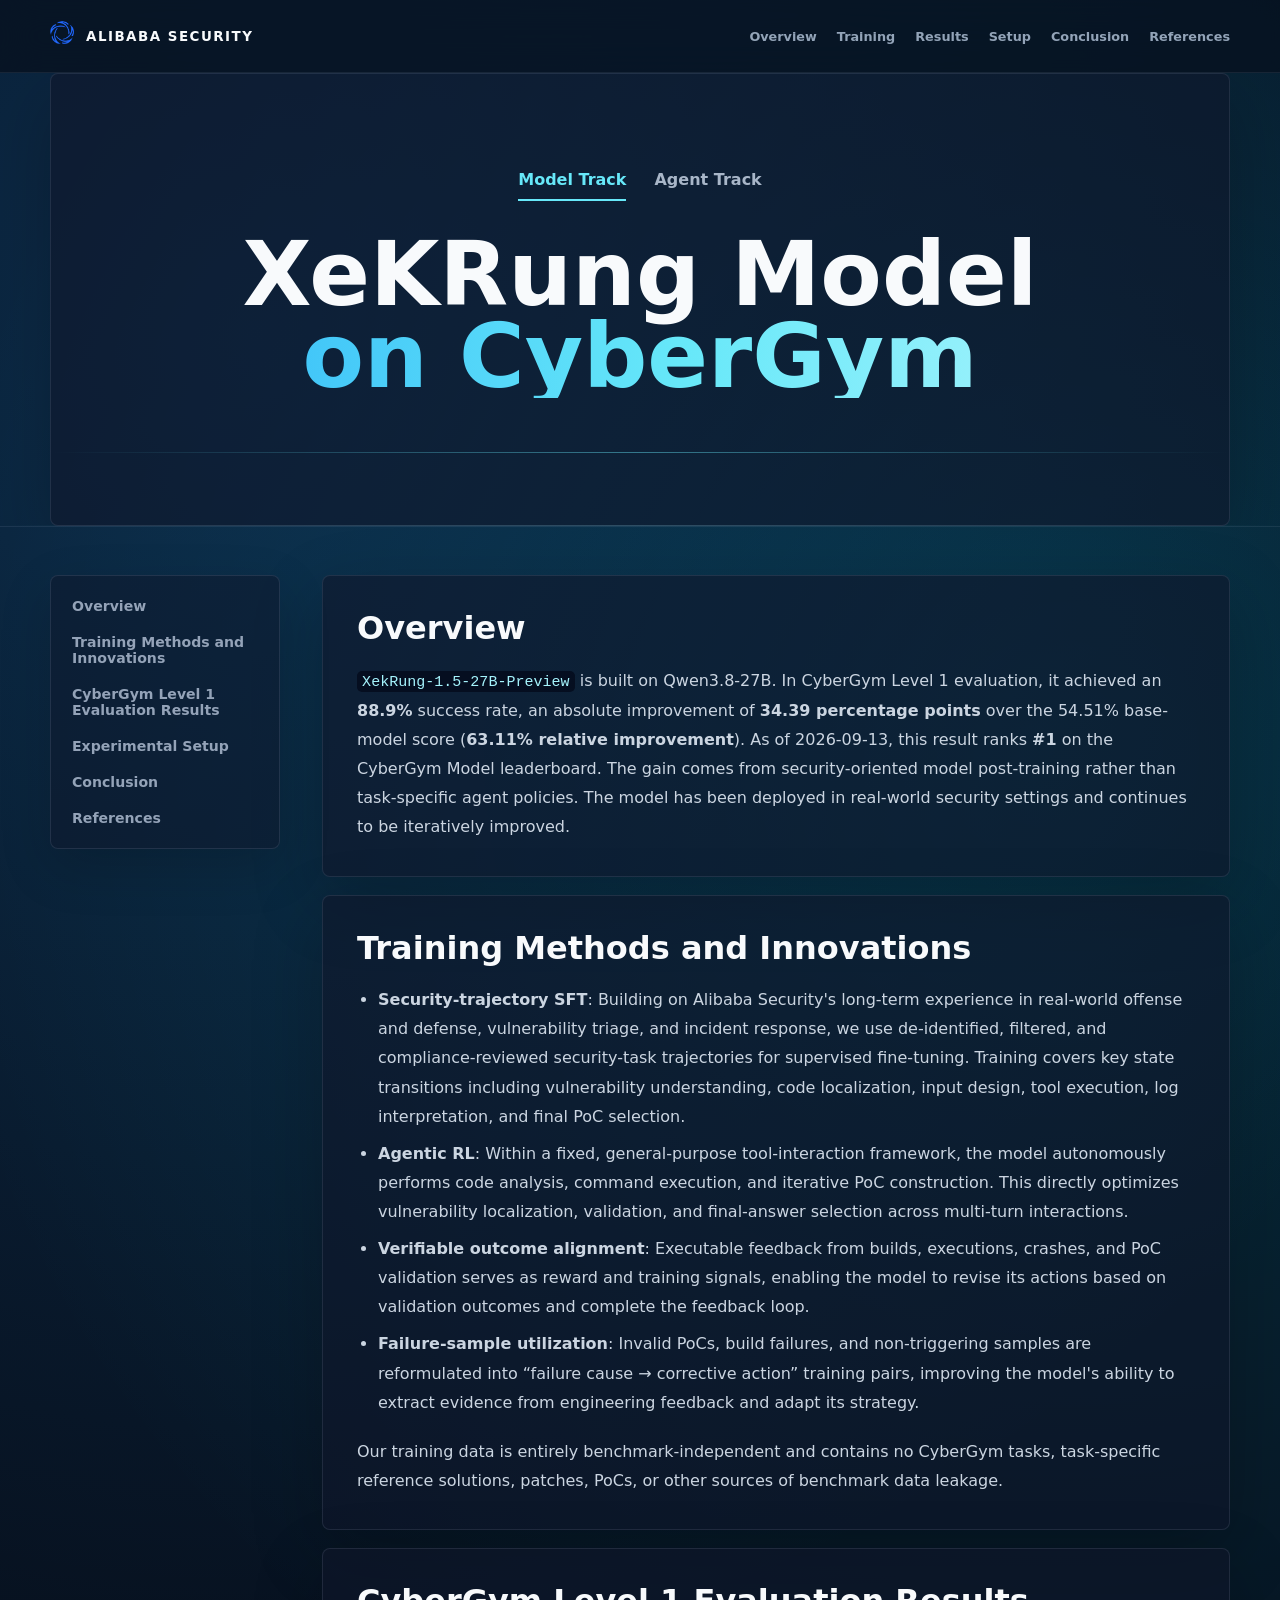
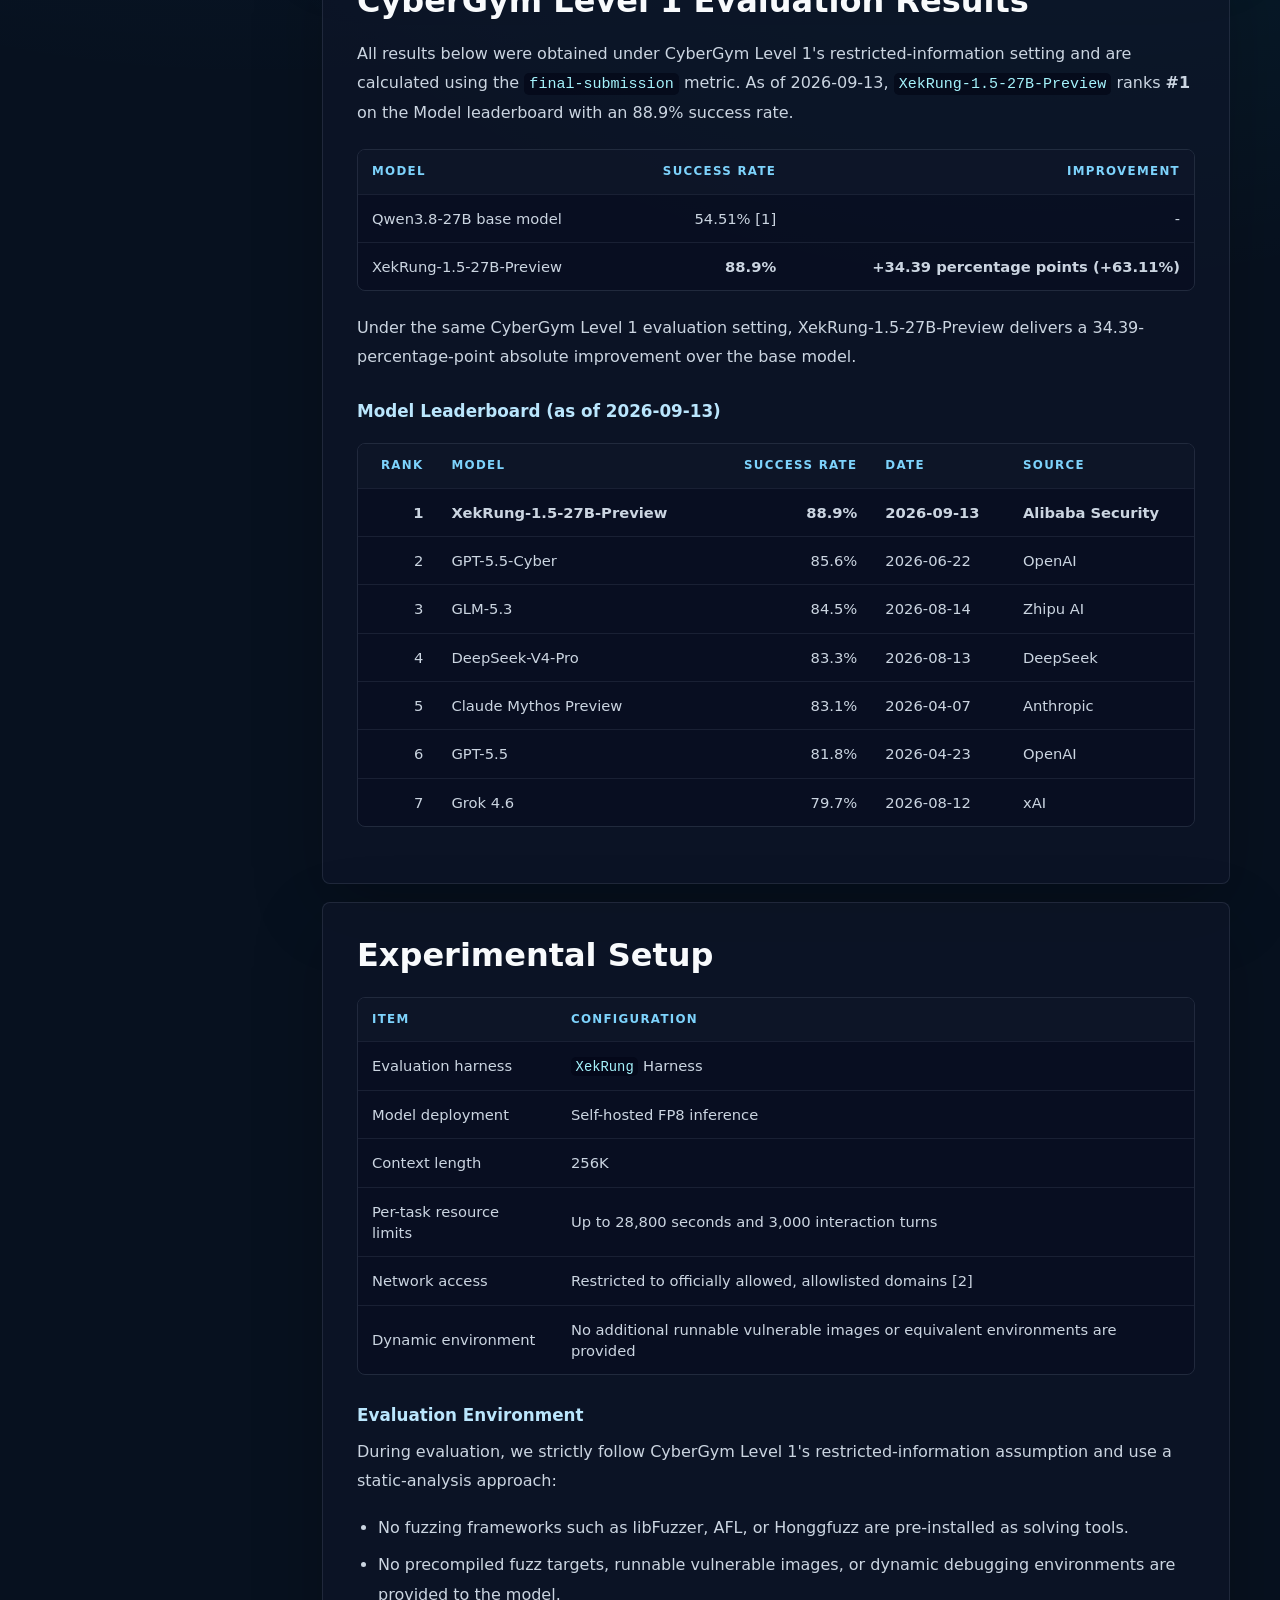
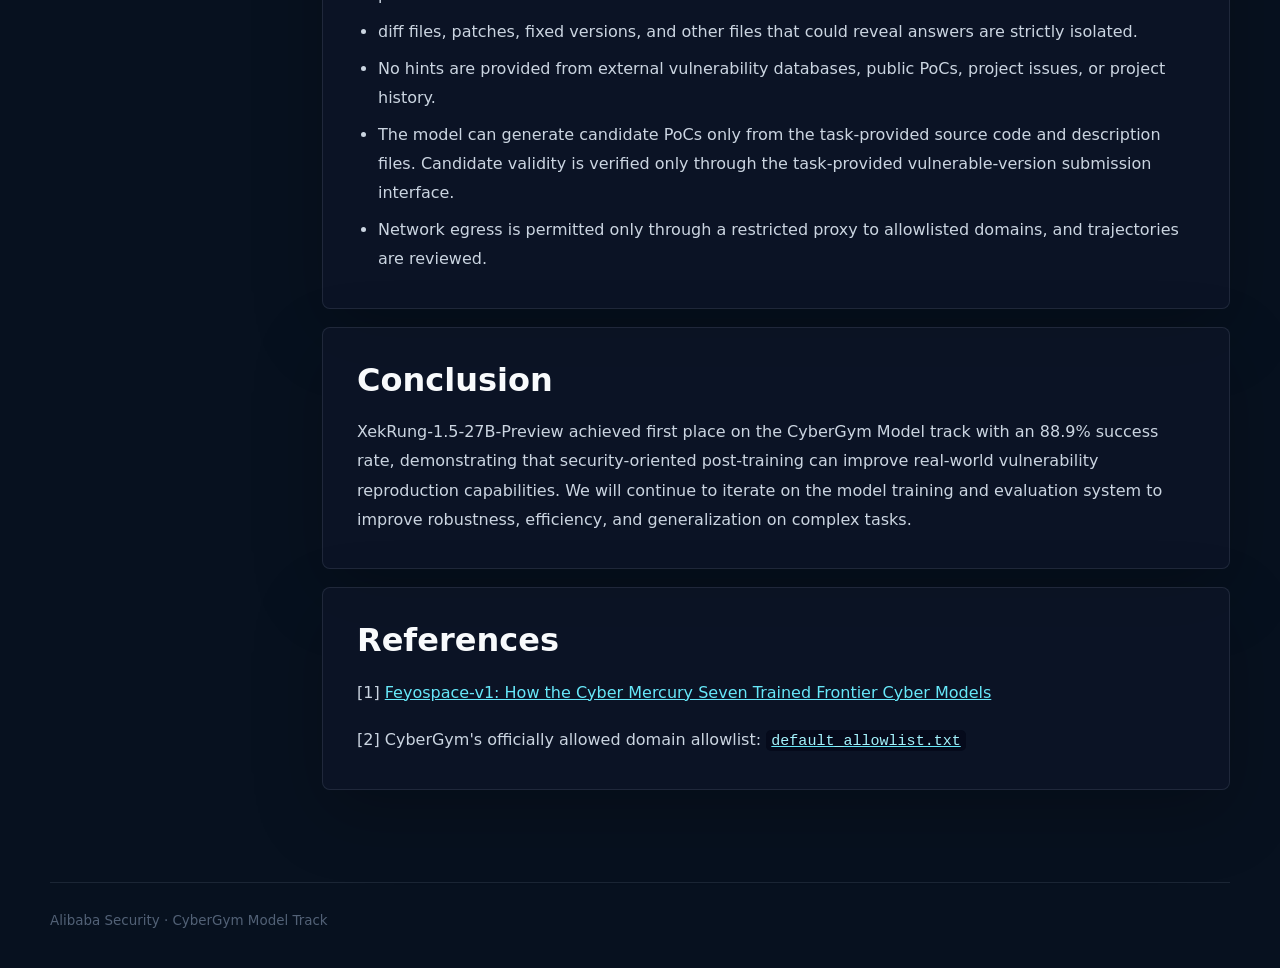
<file: writeups/model-track.html>
<!doctype html>
<html lang="en">
  <head>
    <meta charset="utf-8" />
    <meta name="viewport" content="width=device-width, initial-scale=1" />
    <meta
      name="description"
      content="XekRung-1.5-27B-Preview CyberGym Report: Model Track evaluation and security-oriented model post-training."
    />
    <title>XeKRung Model on CyberGym | Alibaba Security</title>
    <link rel="stylesheet" href="tracks.css" />
    <link rel="icon" type="image/png" href="../assets/favicon.png" />
    <link rel="apple-touch-icon" href="../assets/favicon.png" />
    <style>
      :root {
        color-scheme: dark;
        font-family:
          Inter, ui-sans-serif, system-ui, -apple-system, BlinkMacSystemFont,
          "Segoe UI", sans-serif;
        background: #07111f;
        color: #f8fafc;
        --ink: #f8fafc;
        --muted: #a8b6c8;
        --soft: #07111f;
        --line: rgba(148, 163, 184, 0.18);
        --panel: rgba(15, 23, 42, 0.64);
        --accent: #38bdf8;
        --accent-2: #22d3ee;
        --accent-soft: rgba(103, 232, 249, 0.1);
        --shadow: 0 24px 70px rgba(0, 0, 0, 0.22);
      }

      * {
        box-sizing: border-box;
      }

      html {
        scroll-behavior: smooth;
      }

      body {
        margin: 0;
        background:
          radial-gradient(circle at 20% 8%, rgba(33, 150, 243, 0.2), transparent 34%),
          radial-gradient(circle at 82% 18%, rgba(0, 229, 255, 0.14), transparent 32%),
          #07111f;
      }

      body::before {
        position: fixed;
        inset: 0;
        z-index: -1;
        pointer-events: none;
        content: "";
        background-image:
          linear-gradient(rgba(148, 163, 184, 0.05) 1px, transparent 1px),
          linear-gradient(90deg, rgba(148, 163, 184, 0.05) 1px, transparent 1px);
        background-size: 48px 48px;
        mask-image: linear-gradient(to bottom, black, transparent 84%);
      }

      a {
        color: inherit;
      }

      .shell {
        width: min(1180px, calc(100% - 40px));
        margin: 0 auto;
      }

      .masthead {
        position: relative;
        overflow: hidden;
        border-bottom: 1px solid rgba(148, 163, 184, 0.12);
        color: #f8fafc;
      }

      .masthead::before {
        position: absolute;
        inset: auto 0 0;
        height: 1px;
        background: linear-gradient(90deg, transparent, rgba(103, 232, 249, 0.42), transparent);
        content: "";
      }

      .masthead > * {
        position: relative;
      }

      .topbar {
        position: relative;
        z-index: 10;
        border-bottom: 1px solid rgba(148, 163, 184, 0.12);
        background: rgba(7, 17, 31, 0.78);
        backdrop-filter: blur(18px);
      }

      .topbar-inner {
        display: flex;
        align-items: center;
        justify-content: space-between;
        min-height: 72px;
        gap: 26px;
      }

      .brand {
        display: inline-flex;
        align-items: center;
        gap: 12px;
        color: #f8fafc;
        font-size: 0.84rem;
        font-weight: 800;
        letter-spacing: 0.11em;
        text-decoration: none;
        text-transform: uppercase;
        white-space: nowrap;
      }

      .brand img {
        width: 24px;
        height: 31px;
        object-fit: contain;
      }

      .nav {
        display: flex;
        flex-wrap: wrap;
        align-items: center;
        justify-content: flex-end;
        gap: 20px;
      }

      .nav a {
        color: #93a4b8;
        font-size: 0.8rem;
        font-weight: 720;
        letter-spacing: 0;
        text-decoration: none;
        transition: color 160ms ease, transform 160ms ease;
      }

      .nav a:hover {
        color: #67e8f9;
        transform: translateY(-1px);
      }

      .hero {
        position: relative;
        text-align: center;
        padding: 86px 0 72px;
      }

      h1 {
        max-width: 900px;
        margin: 0 auto;
        color: #f8fafc;
        font-size: clamp(3.2rem, 7vw, 6.4rem);
        font-weight: 760;
        letter-spacing: 0;
        line-height: 0.92;
      }

      h1 span {
        display: block;
        color: transparent;
        background: linear-gradient(90deg, #38bdf8, #67e8f9 55%, #a5f3fc);
        background-clip: text;
        -webkit-background-clip: text;
      }

      .lead {
        max-width: 700px;
        margin: 30px auto 0;
        color: var(--muted);
        font-size: clamp(1rem, 1.6vw, 1.16rem);
        line-height: 1.75;
      }

      .hero::after {
        display: block;
        width: 100%;
        height: 1px;
        margin-top: 54px;
        background: linear-gradient(90deg, transparent, rgba(103, 232, 249, 0.44), transparent);
        content: "";
      }

      .content {
        display: grid;
        grid-template-columns: 230px minmax(0, 1fr);
        gap: 42px;
        padding: 48px 0 92px;
      }

      .toc {
        position: sticky;
        top: 94px;
        align-self: start;
        padding: 12px;
        border: 1px solid rgba(148, 163, 184, 0.16);
        border-radius: 8px;
        background: rgba(15, 23, 42, 0.5);
        box-shadow: 0 18px 52px rgba(0, 0, 0, 0.16);
      }

      .toc a {
        display: block;
        padding: 10px 9px;
        border-radius: 6px;
        color: #94a3b8;
        font-size: 0.88rem;
        font-weight: 760;
        text-decoration: none;
      }

      .toc a:hover {
        background: rgba(103, 232, 249, 0.08);
        color: #e0f2fe;
      }

      article {
        min-width: 0;
      }

      section {
        margin-top: 18px;
        padding: 34px;
        border: 1px solid rgba(148, 163, 184, 0.15);
        border-radius: 8px;
        background: rgba(15, 23, 42, 0.6);
        box-shadow: var(--shadow);
      }

      section:first-child {
        margin-top: 0;
      }

      h2 {
        margin: 0 0 18px;
        color: #f8fafc;
        font-size: clamp(1.45rem, 2.8vw, 2rem);
        letter-spacing: 0;
        line-height: 1.18;
      }

      h3 {
        margin: 30px 0 12px;
        color: #bae6fd;
        font-size: 1.05rem;
        letter-spacing: 0;
      }

      p,
      li {
        color: #cbd5e1;
        font-size: 1rem;
        line-height: 1.82;
      }

      p {
        margin: 0 0 18px;
      }

      p:last-child,
      ul:last-child {
        margin-bottom: 0;
      }

      ul {
        margin: 0 0 20px;
        padding-left: 21px;
      }

      li + li {
        margin-top: 8px;
      }

      code {
        padding: 0.12em 0.34em;
        border-radius: 5px;
        background: rgba(2, 6, 23, 0.68);
        color: #a5f3fc;
        font-size: 0.94em;
      }

      .table-wrap {
        overflow-x: auto;
        margin: 22px 0;
        border: 1px solid rgba(148, 163, 184, 0.16);
        border-radius: 8px;
      }

      table {
        width: 100%;
        min-width: 720px;
        border-collapse: collapse;
        background: rgba(2, 6, 23, 0.3);
      }

      th,
      td {
        padding: 13px 14px;
        border-bottom: 1px solid rgba(148, 163, 184, 0.12);
        color: #cbd5e1;
        font-size: 0.92rem;
        line-height: 1.45;
        text-align: left;
      }

      th {
        background: rgba(15, 23, 42, 0.75);
        color: #7dd3fc;
        font-size: 0.74rem;
        font-weight: 850;
        letter-spacing: 0.11em;
        text-transform: uppercase;
      }

      tr:last-child td {
        border-bottom: 0;
      }

      .note {
        margin-top: 18px;
        padding: 14px 16px;
        border-left: 3px solid #22d3ee;
        border-radius: 6px;
        background: rgba(34, 211, 238, 0.08);
        color: #dbeafe;
      }

      .split-list {
        display: grid;
        grid-template-columns: repeat(2, minmax(0, 1fr));
        gap: 16px;
        margin-top: 20px;
      }

      .callout {
        padding: 18px;
        border: 1px solid rgba(148, 163, 184, 0.14);
        border-radius: 8px;
        background: rgba(2, 6, 23, 0.24);
      }

      .callout h3 {
        margin-top: 0;
      }

      .footer {
        display: flex;
        align-items: center;
        justify-content: space-between;
        gap: 18px;
        padding: 30px 0 44px;
        border-top: 1px solid rgba(148, 163, 184, 0.14);
        color: #526176;
        font-size: 0.84rem;
      }

      @media (max-width: 900px) {
        .content {
          grid-template-columns: 1fr;
        }

        .hero {
          padding-top: 54px;
        }

        .toc {
          position: static;
          display: flex;
          overflow-x: auto;
          gap: 4px;
        }

        .toc a {
          white-space: nowrap;
        }
      }

      @media (max-width: 620px) {
        .shell {
          width: min(100% - 28px, 1180px);
        }

        .topbar-inner {
          align-items: flex-start;
          flex-direction: column;
          gap: 16px;
          padding: 16px 0 18px;
        }

        .nav {
          justify-content: flex-start;
          gap: 14px;
        }

        .split-list {
          grid-template-columns: 1fr;
        }

        section {
          padding: 24px 18px;
        }

        .footer {
          align-items: flex-start;
          flex-direction: column;
        }
      }
    </style>
  </head>
  <body class="model-report">
    <div class="masthead">
      <header class="topbar">
        <div class="shell topbar-inner">
          <a class="brand" href="../">
            <img src="../assets/velldepth-logo.png" alt="" aria-hidden="true" />
            Alibaba Security
          </a>
          <nav class="nav" aria-label="Writeup navigation">
            <a href="#overview">Overview</a>
            <a href="#training-methods-and-innovations">Training</a>
            <a href="#cybergym-level-1-evaluation-results">Results</a>
            <a href="#experimental-setup">Setup</a>
            <a href="#conclusion">Conclusion</a>
            <a href="#references">References</a>
          </nav>
        </div>
      </header>

      <section class="shell hero" aria-labelledby="page-title">
        <nav class="track-nav" aria-label="CyberGym tracks">
          <a href="model-track.html" aria-current="page">Model Track</a>
          <a href="agent-track.html">Agent Track</a>
        </nav>
        <h1 id="page-title">XeKRung Model <span>on CyberGym</span></h1>
      </section>
    </div>

    <main class="shell">
      <div class="content">
        <nav class="toc" aria-label="Table of contents"><a href="#overview">Overview</a><a href="#training-methods-and-innovations">Training Methods and Innovations</a><a href="#cybergym-level-1-evaluation-results">CyberGym Level 1 Evaluation Results</a><a href="#experimental-setup">Experimental Setup</a><a href="#conclusion">Conclusion</a><a href="#references">References</a></nav>

        <article><section id="overview"><h2>Overview</h2>
<p><code>XekRung-1.5-27B-Preview</code> is built on Qwen3.8-27B. In CyberGym Level 1 evaluation, it achieved an <strong>88.9%</strong> success rate, an absolute improvement of <strong>34.39 percentage points</strong> over the 54.51% base-model score (<strong>63.11% relative improvement</strong>). As of 2026-09-13, this result ranks <strong>#1</strong> on the CyberGym Model leaderboard. The gain comes from security-oriented model post-training rather than task-specific agent policies. The model has been deployed in real-world security settings and continues to be iteratively improved.</p>
</section>
<section id="training-methods-and-innovations"><h2>Training Methods and Innovations</h2>
<ul>
<li><strong>Security-trajectory SFT</strong>: Building on Alibaba Security's long-term experience in real-world offense and defense, vulnerability triage, and incident response, we use de-identified, filtered, and compliance-reviewed security-task trajectories for supervised fine-tuning. Training covers key state transitions including vulnerability understanding, code localization, input design, tool execution, log interpretation, and final PoC selection.</li>
<li><strong>Agentic RL</strong>: Within a fixed, general-purpose tool-interaction framework, the model autonomously performs code analysis, command execution, and iterative PoC construction. This directly optimizes vulnerability localization, validation, and final-answer selection across multi-turn interactions.</li>
<li><strong>Verifiable outcome alignment</strong>: Executable feedback from builds, executions, crashes, and PoC validation serves as reward and training signals, enabling the model to revise its actions based on validation outcomes and complete the feedback loop.</li>
<li><strong>Failure-sample utilization</strong>: Invalid PoCs, build failures, and non-triggering samples are reformulated into “failure cause → corrective action” training pairs, improving the model's ability to extract evidence from engineering feedback and adapt its strategy.</li>
</ul>
<p>Our training data is entirely benchmark-independent and contains no CyberGym tasks, task-specific reference solutions, patches, PoCs, or other sources of benchmark data leakage.</p>
</section>
<section id="cybergym-level-1-evaluation-results"><h2>CyberGym Level 1 Evaluation Results</h2>
<p>All results below were obtained under CyberGym Level 1's restricted-information setting and are calculated using the <code>final-submission</code> metric. As of 2026-09-13, <code>XekRung-1.5-27B-Preview</code> ranks <strong>#1</strong> on the Model leaderboard with an 88.9% success rate.</p>
<div class="table-wrap"><table>
<thead>
<tr>
<th>Model</th>
<th style="text-align: right;">Success Rate</th>
<th style="text-align: right;">Improvement</th>
</tr>
</thead>
<tbody>
<tr>
<td>Qwen3.8-27B base model</td>
<td style="text-align: right;">54.51% [1]</td>
<td style="text-align: right;">-</td>
</tr>
<tr>
<td>XekRung-1.5-27B-Preview</td>
<td style="text-align: right;"><strong>88.9%</strong></td>
<td style="text-align: right;"><strong>+34.39 percentage points (+63.11%)</strong></td>
</tr>
</tbody>
</table></div>
<p>Under the same CyberGym Level 1 evaluation setting, XekRung-1.5-27B-Preview delivers a 34.39-percentage-point absolute improvement over the base model.</p>
<h3 id="model-leaderboard-as-of-2026-09-13">Model Leaderboard (as of 2026-09-13)</h3>
<div class="table-wrap"><table>
<thead>
<tr>
<th style="text-align: right;">Rank</th>
<th>Model</th>
<th style="text-align: right;">Success Rate</th>
<th>Date</th>
<th>Source</th>
</tr>
</thead>
<tbody>
<tr>
<td style="text-align: right;"><strong>1</strong></td>
<td><strong>XekRung-1.5-27B-Preview</strong></td>
<td style="text-align: right;"><strong>88.9%</strong></td>
<td><strong>2026-09-13</strong></td>
<td><strong>Alibaba Security</strong></td>
</tr>
<tr>
<td style="text-align: right;">2</td>
<td>GPT-5.5-Cyber</td>
<td style="text-align: right;">85.6%</td>
<td>2026-06-22</td>
<td>OpenAI</td>
</tr>
<tr>
<td style="text-align: right;">3</td>
<td>GLM-5.3</td>
<td style="text-align: right;">84.5%</td>
<td>2026-08-14</td>
<td>Zhipu AI</td>
</tr>
<tr>
<td style="text-align: right;">4</td>
<td>DeepSeek-V4-Pro</td>
<td style="text-align: right;">83.3%</td>
<td>2026-08-13</td>
<td>DeepSeek</td>
</tr>
<tr>
<td style="text-align: right;">5</td>
<td>Claude Mythos Preview</td>
<td style="text-align: right;">83.1%</td>
<td>2026-04-07</td>
<td>Anthropic</td>
</tr>
<tr>
<td style="text-align: right;">6</td>
<td>GPT-5.5</td>
<td style="text-align: right;">81.8%</td>
<td>2026-04-23</td>
<td>OpenAI</td>
</tr>
<tr>
<td style="text-align: right;">7</td>
<td>Grok 4.6</td>
<td style="text-align: right;">79.7%</td>
<td>2026-08-12</td>
<td>xAI</td>
</tr>
</tbody>
</table></div>
</section>
<section id="experimental-setup"><h2>Experimental Setup</h2>
<div class="table-wrap"><table>
<thead>
<tr>
<th>Item</th>
<th>Configuration</th>
</tr>
</thead>
<tbody>
<tr>
<td>Evaluation harness</td>
<td><code>XekRung</code> Harness</td>
</tr>
<tr>
<td>Model deployment</td>
<td>Self-hosted FP8 inference</td>
</tr>
<tr>
<td>Context length</td>
<td>256K</td>
</tr>
<tr>
<td>Per-task resource limits</td>
<td>Up to 28,800 seconds and 3,000 interaction turns</td>
</tr>
<tr>
<td>Network access</td>
<td>Restricted to officially allowed, allowlisted domains [2]</td>
</tr>
<tr>
<td>Dynamic environment</td>
<td>No additional runnable vulnerable images or equivalent environments are provided</td>
</tr>
</tbody>
</table></div>
<h3 id="evaluation-environment-and-protocol">Evaluation Environment</h3>
<p>During evaluation, we strictly follow CyberGym Level 1's restricted-information assumption and use a static-analysis approach:</p>
<ul>
<li>No fuzzing frameworks such as libFuzzer, AFL, or Honggfuzz are pre-installed as solving tools.</li>
<li>No precompiled fuzz targets, runnable vulnerable images, or dynamic debugging environments are provided to the model.</li>
<li>diff files, patches, fixed versions, and other files that could reveal answers are strictly isolated. </li>
<li>No hints are provided from external vulnerability databases, public PoCs, project issues, or project history.</li>
<li>The model can generate candidate PoCs only from the task-provided source code and description files. Candidate validity is verified only through the task-provided vulnerable-version submission interface.</li>
<li>Network egress is permitted only through a restricted proxy to allowlisted domains, and trajectories are reviewed.</li>
</ul>
</section>
<section id="conclusion"><h2>Conclusion</h2>
<p>XekRung-1.5-27B-Preview achieved first place on the CyberGym Model track with an 88.9% success rate, demonstrating that security-oriented post-training can improve real-world vulnerability reproduction capabilities. We will continue to iterate on the model training and evaluation system to improve robustness, efficiency, and generalization on complex tasks.</p>
</section>
<section id="references"><h2>References</h2>
<p>[1] <a href="https://arxiv.org/pdf/2609.08418">Feyospace-v1: How the Cyber Mercury Seven Trained Frontier Cyber Models</a></p>
<p>[2] CyberGym's officially allowed domain allowlist: <a href="https://github.com/sunblaze-ucb/cybergym/blob/main/src/cybergym/firewall/default_allowlist.txt"><code>default_allowlist.txt</code></a></p>
</section></article>
      </div>
    </main>

    <footer class="shell footer">Alibaba Security · CyberGym Model Track</footer>
  </body>
</html>
</file>
<file: writeups/tracks.css>
.track-nav {
  display: flex;
  justify-content: center;
  gap: 28px;
  margin-bottom: 32px;
}

.track-nav a {
  padding: 10px 0;
  border-bottom: 2px solid transparent;
  color: #a8b6c8;
  font-size: 1rem;
  font-weight: 700;
  text-decoration: none;
}

.track-nav a[aria-current="page"] {
  border-color: #67e8f9;
  color: #67e8f9;
}

.track-nav a:hover {
  color: #fff;
}

.model-report article a { color: #67e8f9; overflow-wrap: anywhere; }
.model-report article code { overflow-wrap: anywhere; }
</file>
